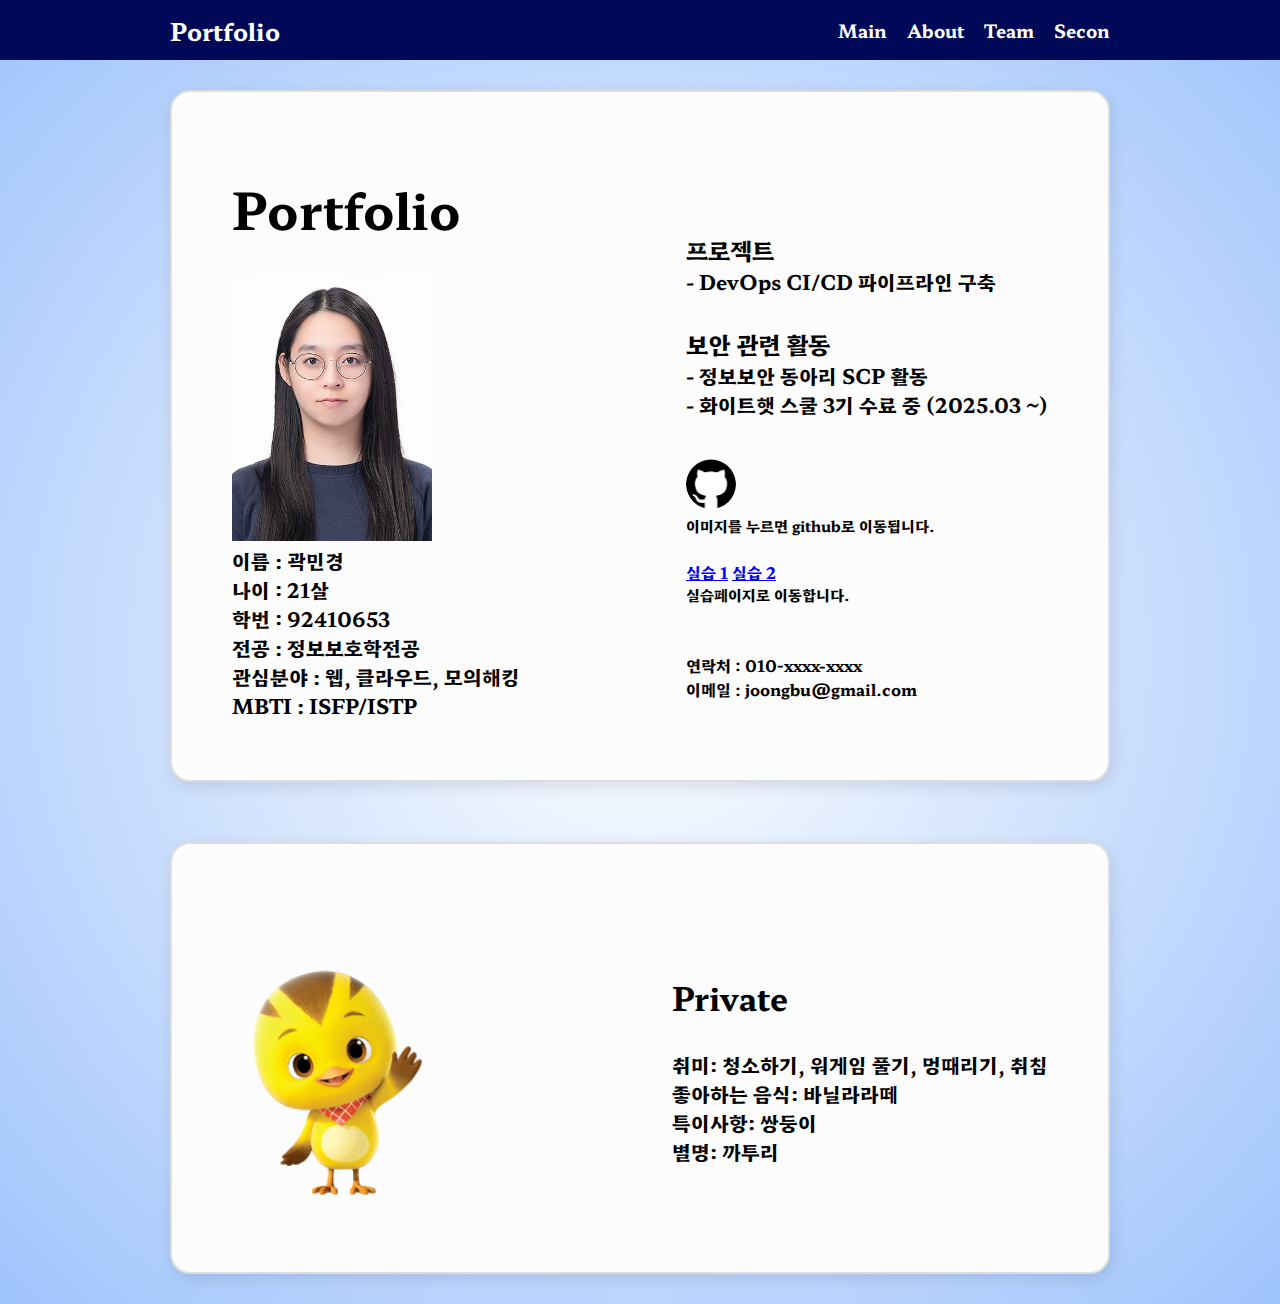
<file: about.html>
<!DOCTYPE html>
<html lang="en">
  <head>
    <meta charset="UTF-8" />
    <meta name="viewport" content="width=device-width, initial-scale=1.0" />
    <link rel="stylesheet" href="style.css" />
    <link rel="preconnect" href="https://fonts.googleapis.com" />
    <link rel="preconnect" href="https://fonts.gstatic.com" crossorigin />
    <link
      href="https://fonts.googleapis.com/css2?family=Hahmlet:wght@100..900&display=swap"
      rel="stylesheet"
    />
    <title>Portfolio</title>
  </head>
  <body>
    <div class="Hahmlet">
        <nav class="navbar">
            <div class="container">
            <div class="logo">Portfolio</div>
            <ul class="nav">
                <li><a href="index.html">Main</a></li>
                <li><a href="about.html">About</a></li>
                <li><a href="team.html">Team</a></li>
                <li><a href="secon.html">Secon</a></li>
            </ul>
            </div>
        </nav>
        <div class="container-box">
            <div class="box">
                <div class="left">
                <h1 class="big">Portfolio</h1>
                <img src="img/photo.jpg" width="200" />
                <p>
                    이름 : 곽민경 <br />
                    나이 : 21살 <br />
                    학번 : 92410653 <br />
                    전공 : 정보보호학전공 <br />
                    관심분야 : 웹, 클라우드, 모의해킹 <br />
                    MBTI : ISFP/ISTP <br />
                </p>
                
                </div>
                <div class="right">
                    <h2>프로젝트</h2>
                    <p>- DevOps CI/CD 파이프라인 구축</p>
    
                    <h2>보안 관련 활동</h2>
                    <p>
                       - 정보보안 동아리 SCP 활동 <br />
                       - 화이트햇 스쿨 3기 수료 중 (2025.03 ~)
                    </p>
    
                    <p class="github-img">
                        <a href="https://github.com/kkaturi14">
                        <img src="img/github.png" alt="" class="github-png"/>
                        </a>
                        <div class="small">
                            이미지를 누르면 github로 이동됩니다.
                        </div>
                        <br />
                        <a href="http://web-demo1-phi.vercel.app
                        ">실습 1</a>
                        <a href="http://introduction-ochre.vercel.app">실습 2</a>
                        <br />
                        <div class="small">
                            실습페이지로 이동합니다.
                        </div>
                        <br><br>                         
                        연락처 : 010-xxxx-xxxx <br />
                        이메일 : joongbu@gmail.com
                    </p>
                </div>
            </div>
        </div>
        <div class="container-box">
            <div class="box">
                <div class="left">
                    <div class="kkaturi-png">
                        <img src="img/kkaturi.png" width="200" />
                    </div>
                </div>
                <div class="right">
                    <div class="kkaturi">
                        <h1>Private</h1>
                        <p>취미: 청소하기, 워게임 풀기, 멍때리기, 취침</p>
                        <p>좋아하는 음식: 바닐라라떼</p>
                        <p>특이사항: 쌍둥이</p>
                        <p>별명: 까투리</p>
                    </div>
                </div>
            </div>
        </div>
        </div>
    </div>
  </body>
</html>
</file>
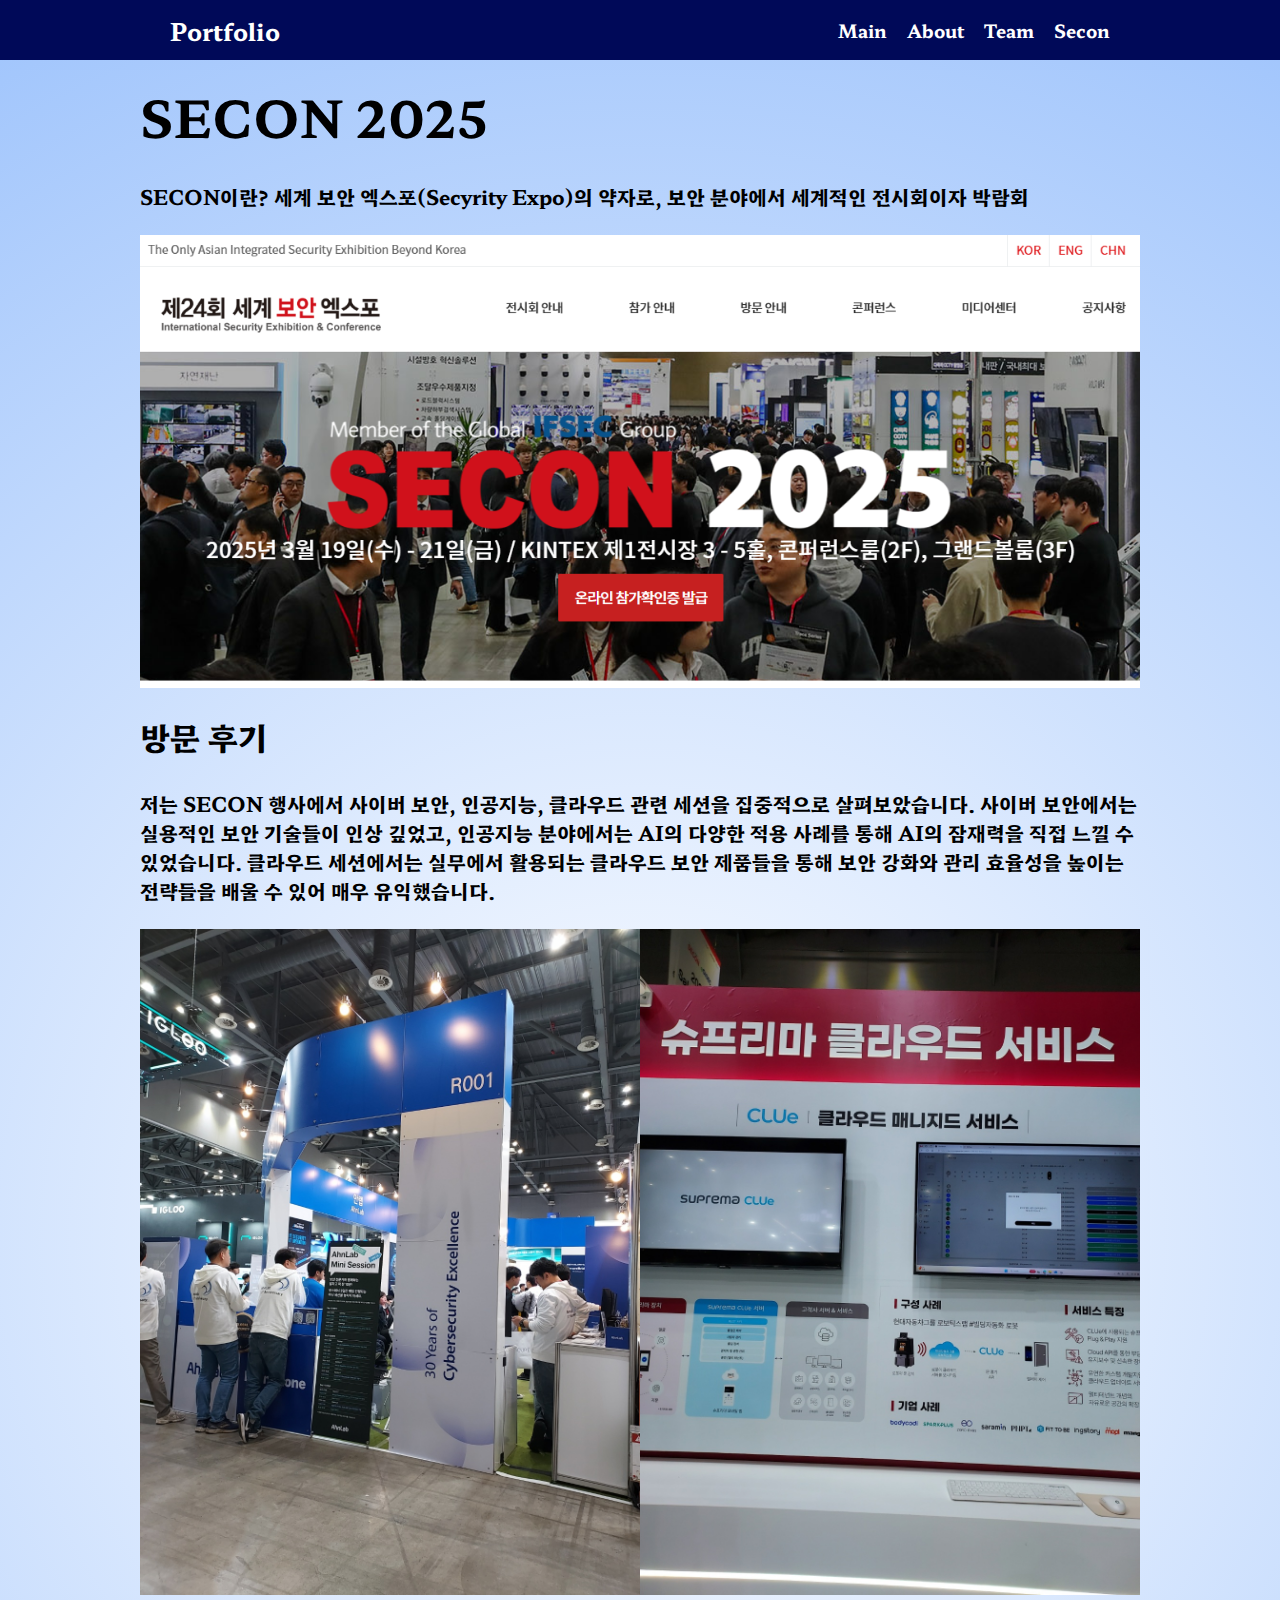
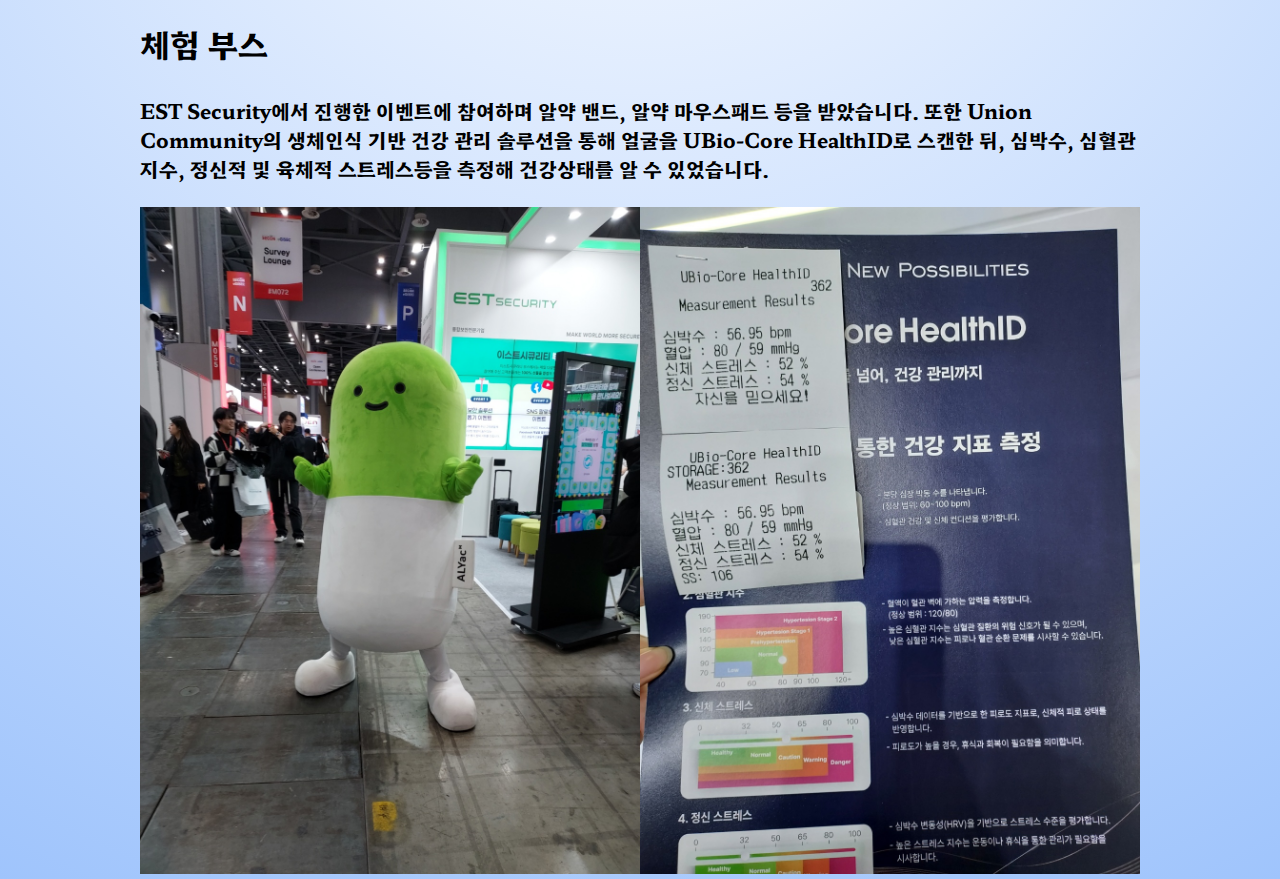
<file: secon.html>
<!DOCTYPE html>
<html lang="en">
  <head>
    <meta charset="UTF-8" />
    <meta name="viewport" content="width=device-width, initial-scale=1.0" />
    <link rel="stylesheet" href="style.css" />
    <link rel="preconnect" href="https://fonts.googleapis.com" />
    <link rel="preconnect" href="https://fonts.gstatic.com" crossorigin />
    <link
      href="https://fonts.googleapis.com/css2?family=Hahmlet:wght@100..900&display=swap"
      rel="stylesheet"
    />
    <title>Portfolio</title>
  </head>
  <body>
    <div class="Hahmlet">
      <nav class="navbar">
        <div class="container">
          <div class="logo">Portfolio</div>
          <ul class="nav">
            <li><a href="index.html">Main</a></li>
            <li><a href="about.html">About</a></li>
            <li><a href="team.html">Team</a></li>
            <li><a href="secon.html">Secon</a></li>
          </ul>
        </div>
      </nav>
      <div class="container">
        <div class="container3">
          <h1 class="big">SECON 2025</h1>
          <p>
            SECON이란? 세계 보안 엑스포(Secyrity Expo)의 약자로, 보안 분야에서
            세계적인 전시회이자 박람회
          </p>
          <br />
          <img src="img/secon.png" width="1000" />
          <h1>방문 후기</h1>
          <p>
            저는 SECON 행사에서 사이버 보안, 인공지능, 클라우드 관련 세션을
            집중적으로 살펴보았습니다. 사이버 보안에서는 실용적인 보안 기술들이
            인상 깊었고, 인공지능 분야에서는 AI의 다양한 적용 사례를 통해 AI의
            잠재력을 직접 느낄 수 있었습니다. 클라우드 세션에서는 실무에서
            활용되는 클라우드 보안 제품들을 통해 보안 강화와 관리 효율성을
            높이는 전략들을 배울 수 있어 매우 유익했습니다.
          </p>
          <br />
          <img src="img/security.jpg" width="500" /><img
            src="img/cloud.jpg"
            width="500"
          />
          <h1>체험 부스</h1>
          <p>
            EST Security에서 진행한 이벤트에 참여하며 알약 밴드, 알약 마우스패드
            등을 받았습니다. 또한 Union Community의 생체인식 기반 건강 관리
            솔루션을 통해 얼굴을 UBio-Core HealthID로 스캔한 뒤, 심박수, 심혈관
            지수, 정신적 및 육체적 스트레스등을 측정해 건강상태를 알 수
            있었습니다.
          </p>
          <br />
          <img src="img/medicine.jpg" width="500" /><img
            src="img/stress.jpg"
            width="500"
          /><br />
        </div>
      </div>
    </div>
  </body>
</html>
</file>
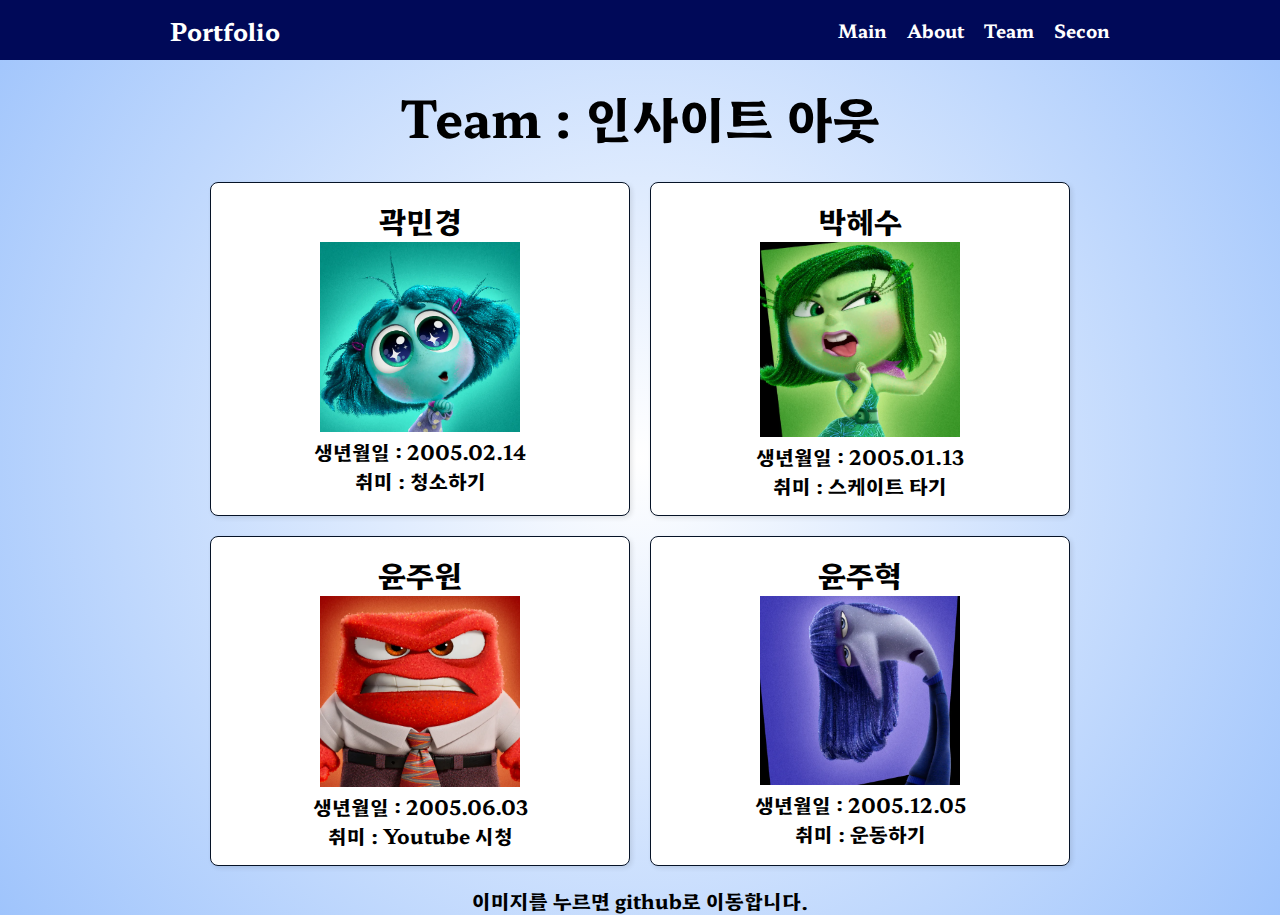
<file: team.html>
<!DOCTYPE html>
<html lang="en">
  <head>
    <meta charset="UTF-8" />
    <meta name="viewport" content="width=device-width, initial-scale=1.0" />
    <link rel="stylesheet" href="style.css" />
    <link rel="preconnect" href="https://fonts.googleapis.com" />
    <link rel="preconnect" href="https://fonts.gstatic.com" crossorigin />
    <link
      href="https://fonts.googleapis.com/css2?family=Hahmlet:wght@100..900&display=swap"
      rel="stylesheet"
    />
    <title>Portfolio</title>
  </head>
  <body>
    <div class="Hahmlet">
      <nav class="navbar">
        <div class="container">
          <div class="logo">Portfolio</div>
          <ul class="nav">
            <li><a href="index.html">Main</a></li>
            <li><a href="about.html">About</a></li>
            <li><a href="team.html">Team</a></li>
            <li><a href="secon.html">Secon</a></li>
          </ul>
        </div>
      </nav>
      <div class="container">
        <h1 class="big">Team : 인사이트 아웃</h1>
      </div>
      <div class="container-box">
        <div class="box2">
          <h3 class="big-s">곽민경</h3>
          <a href="https://github.com/kkaturi14">
            <img src="img/envy.png" width="200" />
          </a>
          <p>
            생년월일 : 2005.02.14<br />
            취미 : 청소하기
          </p>
        </div>
        <div class="box2">
          <h3 class="big-s">박혜수</h3>
          <a href="https://github.com/Padnyo">
            <img src="img/green.png" width="200" />
          </a>
          <p>
            생년월일 : 2005.01.13<br />
            취미 : 스케이트 타기
          </p>
        </div>
        <div class="box2">
          <h3 class="big-s">윤주원</h3>
          <a href="https://github.com/jejusone">
            <img src="img/red.png" width="200" />
          </a>
          <p>
            생년월일 : 2005.06.03<br />
            취미 : Youtube 시청
          </p>
        </div>
        <div class="box2">
          <h3 class="big-s">윤주혁</h3>
          <a href="https://github.com/Juhyeok0603">
            <img src="img/purple.png" width="200" />
          </a>
          <p>
            생년월일 : 2005.12.05<br />
            취미 : 운동하기
          </p>
        </div>
        <p>이미지를 누르면 github로 이동합니다.</p>
      </div>
    </div>
  </body>
</html>
</file>
<file: style.css>
* {
  box-sizing: border-box;
  padding: 0;
  margin: 0;
}

body {
  background-color: rgb(255, 255, 255);
  background: radial-gradient(circle, #ffffff, #9fc4fc);
}

.container {
  display: flex;
  justify-content: center;
  max-width: 1000px;
  padding: 0 30px;
  margin: 0 auto;
  font-weight: bold;
}

.container2 {
  padding-top: 100px;
  margin-bottom: 100px;
  font-weight: bold;
  text-align: center;
}

.box {
  border: 2px solid #ddd;
  border-radius: 20px;
  padding: 30px;
  margin: 30px auto;
  width: 950px;
  display: flex;
  justify-content: space-between;
  background-color: #fcfcfc;
  box-shadow: 2px 5px 15px rgba(0, 0, 0, 0.1);
}

.box2 {
  background-color: #ffffff;
  border: 1px solid #061327;
  border-radius: 8px;
  padding: 15px;
  width: 420px;
  box-shadow: 2px 2px 5px rgba(0, 0, 0, 0.1);
  text-align: center;
}

.container-box {
  display: flex;
  justify-content: center;
  max-width: 1000px;
  padding: 0 30px;
  margin: 0 auto;
  font-weight: bold;
  flex-wrap: wrap;
  gap: 20px;
}

.background {
  background-image: url('landscape.jpg');
  background-size: cover;
  position: relative;
}

.navbar {
  background-color: rgb(0, 9, 88);
  color: white;
  height: 60px;
}

.navbar .container {
  display: flex;
  flex-direction: row;
  align-items: center;
  justify-content: space-between;
  height: 100%;
}

.navbar ul {
  display: flex;
  flex-direction: row;
  list-style-type: none;
}

.navbar ul li {
  margin-left: 20px;
}

.navbar .logo {
  font-size: x-large;
  font-weight: bold;
}

.navbar a {
  color: white;
  text-decoration: none;
  font-size: 18px;
  font-weight: bold;
}

.navbar a:hover {
  border-bottom: 2px #97bffc solid;
  color: #97bffc;
}

.big {
  font-size: 50px;
}

.big-s {
  font-size: 30px;
}

h1 {
  padding-top: 20px;
  padding-bottom: 30px;
}

.Hahmlet {
  font-family: 'Hahmlet', serif;
  font-weight: 400;
  font-style: normal;
}

p {
  font-size: 20px;
}

h2 {
  padding-top: 30px;
}

.github-img {
  padding-top: 40px;
}

.github-png {
  width: 50px;
  height: 50px;
  border-radius: 50%;
}

.small {
  font-size: 15px;
}

.left,
.right {
  padding: 30px;
}

.right {
  padding-top: 80px;
}

.kkaturi-png {
  padding-top: 20px;
}

img.full-width {
  display: block;
  margin: auto;
  width: 100%;
  max-width: none;
  height: auto;
}

.white-box {
  position: absolute;
  top: 30%;
  left: 50%;
  transform: translate(-50%, -50%);
  background-color: white;
  padding: 20px;
  border-radius: 20px;
  max-width: 600px;
  width: 100%;
  transition: transform 0.5s ease;
  font-size: 25px;
  text-align: center;
}

.white-box:hover {
  transform: translate(-50%, -50%) translateY(-10px);
}

table {
  border-collapse: collapse;
  width: 300px;
}

th,
td {
  border: 1px solid #ccc;
  padding: 10px;
  text-align: left;
}

th {
  background-color: #f2f2f2;
}

@media screen and (min-width: 600px) and (max-width: 1000px) {
  .container {
    flex-direction: column;
    align-items: center;
    padding: 0 20px;
    text-align: center;
  }

  .navbar .container {
    width: 100%;
    max-width: none;
    padding: 0 15px;
  }

  .box {
    flex-direction: column;
    width: auto;
    padding: 20px;
    margin: 20px auto;
  }

  .box2 {
    width: 100%;
    margin-bottom: 20px;
  }

  .white-box {
    top: 40%;
    font-size: 22px;
    padding: 18px;
    width: 90%;
    max-width: 500px;
  }

  .big {
    font-size: 40px;
  }

  .big-s {
    font-size: 25px;
  }

  table,
  th,
  td {
    padding: 6px;
    font-size: 16px;
  }

  img {
    width: 100%;
    height: auto;
  }
}

@media screen and (min-width: 0px) and (max-width: 600px) {
  .container {
    flex-direction: column;
    align-items: center;
    padding: 0 10px;
    text-align: center;
  }

  .navbar .container {
    width: 100%;
    max-width: none;
    padding: 0 15px;
  }

  .box {
    flex-direction: column;
    width: 100%;
    padding: 15px;
    margin: 15px auto;
  }

  .box2 {
    width: 100%;
    margin-bottom: 20px;
  }

  .white-box {
    top: 50%;
    transform: translate(-50%, -50%);
    padding: 15px;
    font-size: 15px;
    width: 90%;
    max-width: none;
    text-align: center;
  }

  .white-box p {
    font-size: 13px;
  }

  .big {
    font-size: 30px;
  }

  .big-s {
    font-size: 20px;
  }

  table,
  th,
  td {
    padding: 4px;
    font-size: 14px;
  }

  .navbar .logo {
    font-size: 20px;
  }

  img {
    max-width: 100%;
    height: auto;
  }
}
</file>
